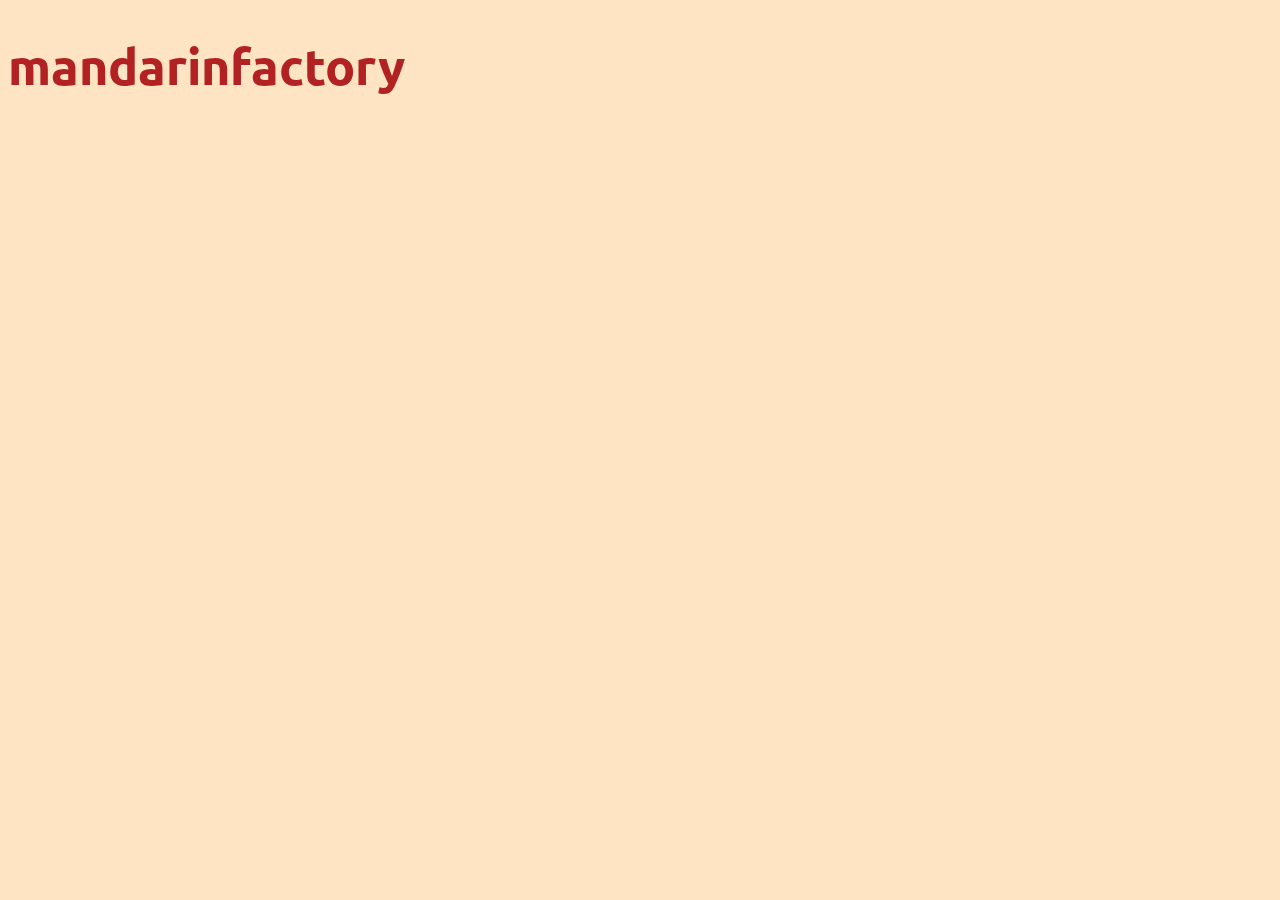
<file: index.html>
<!DOCTYPE html>
<html lang="en">
<head>
    <meta charset="UTF-8">
    <meta http-equiv="X-UA-Compatible" content="IE=edge">
    <meta name="viewport" content="width=device-width, initial-scale=1.0">
    <link rel="preconnect" href="https://fonts.googleapis.com">
    <link rel="preconnect" href="https://fonts.gstatic.com" crossorigin>
    <link href="https://fonts.googleapis.com/css2?family=Ubuntu:ital,wght@0,300;0,400;0,500;1,300&display=swap" rel="stylesheet">   
    <link rel="stylesheet" href="style.css">
    <title>practice!</title>
</head>
<body>
    <div class="hello">
        <h1 class="clicked">mandarinfactory</h1>
    </div>
</body>
<script src="apps.js"></script>
</html>
</file>
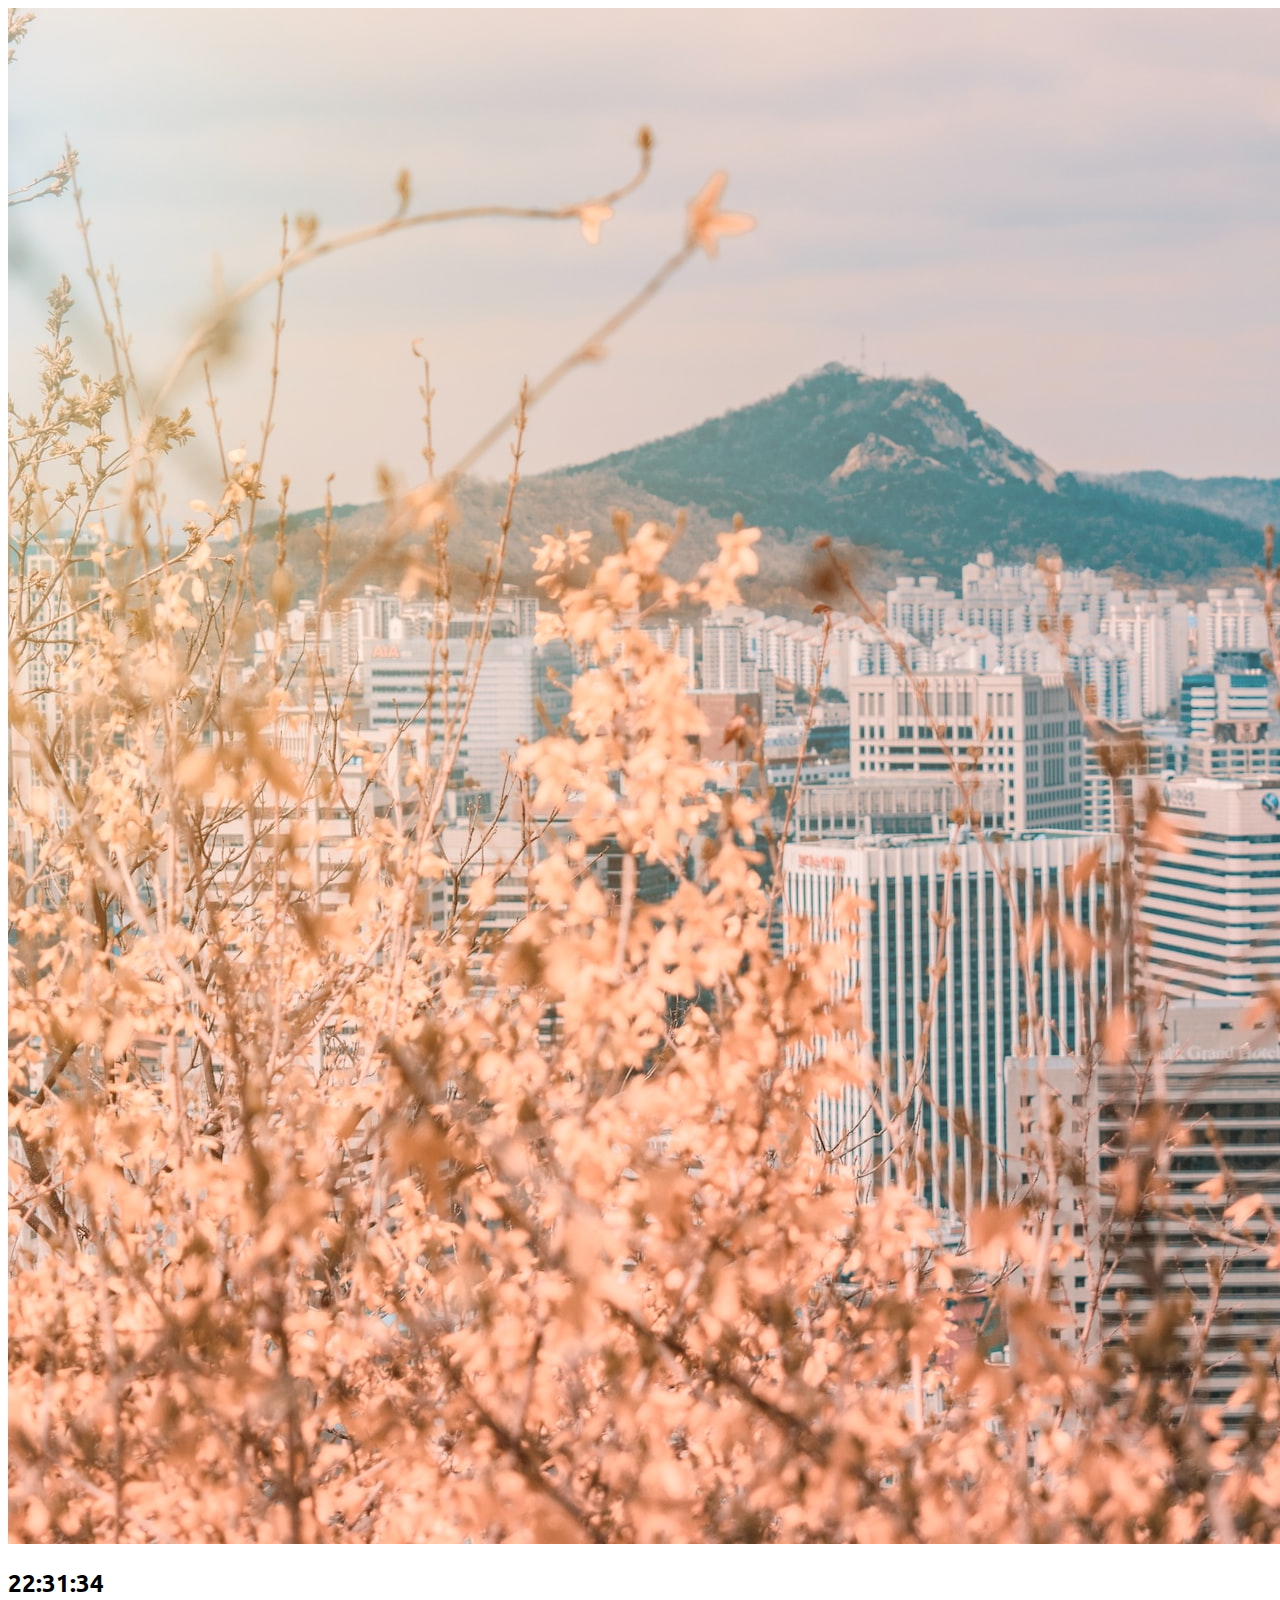
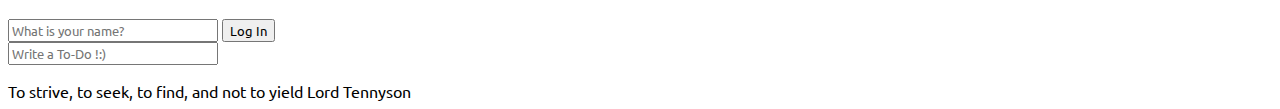
<file: momentum/index.html>
<!DOCTYPE html>
<html lang="en">
<head>
    <meta charset="UTF-8">
    <meta http-equiv="X-UA-Compatible" content="IE=edge">
    <meta name="viewport" content="width=device-width, initial-scale=1.0">
    <link rel="preconnect" href="https://fonts.googleapis.com">
    <link rel="preconnect" href="https://fonts.gstatic.com" crossorigin>
    <link href="https://fonts.googleapis.com/css2?family=Ubuntu:ital,wght@0,300;0,400;0,500;1,300&display=swap" rel="stylesheet">   
    <link rel="stylesheet" href="CSS/style.css">
    <title>momentum</title>
</head>
<body>
    <h2 id="clock">00:00:00</h2>
    <form id="login-form" class="hidden">
        <input 
        required
        maxlength="15"
        type="text" placeholder="What is your name?" />
        <button>Log In</button>
    </form>
    <h1 id="identity" class="hidden"></h1>
    <form id="todo-form">
        <input type="text" placeholder="Write a To-Do !:)">
    </form>
    <ul id="todo-list"></ul>
    <div id="quotes">
        <span></span>
        <span></span>
    </div>
    <script src="JS/intro.js"></script>
    <script src="JS/clock.js"></script>
    <script src="JS/quotes.js"></script>
    <script src="JS/background.js"></script>
    <script src="JS/todos.js"></script>
</body>
</html>
</file>
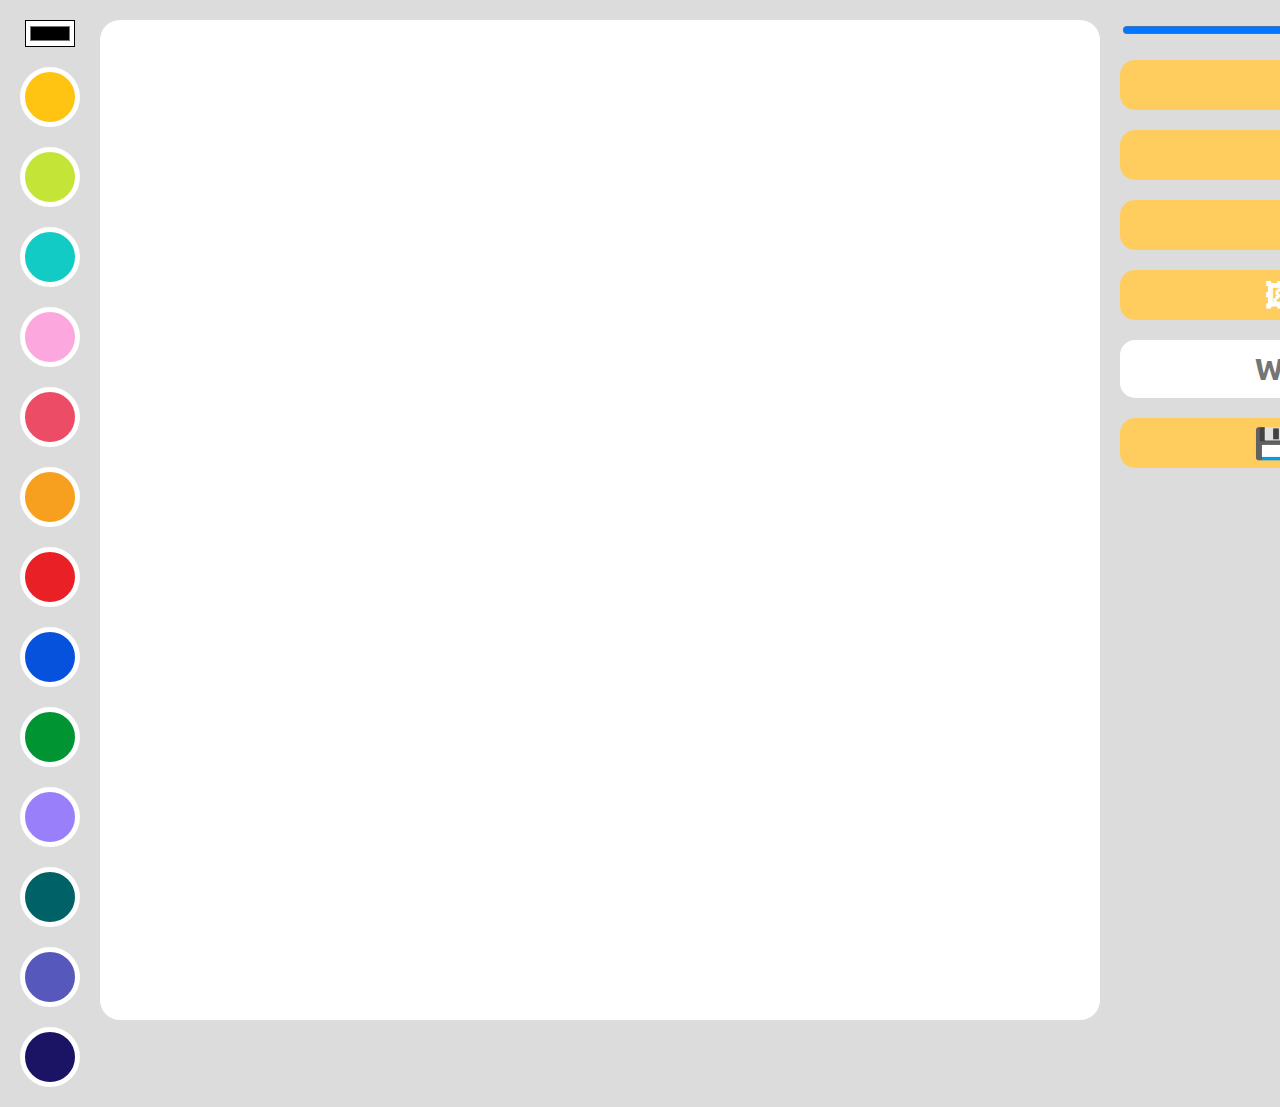
<file: sketchbook/index.html>
<!DOCTYPE html>
<html lang="en">
<head>
    <meta charset="UTF-8">
    <meta http-equiv="X-UA-Compatible" content="IE=edge">
    <meta name="viewport" content="width=device-width, initial-scale=1.0">
    <link rel="preconnect" href="https://fonts.googleapis.com">
    <link rel="preconnect" href="https://fonts.gstatic.com" crossorigin>
    <link href="https://fonts.googleapis.com/css2?family=Ubuntu:ital,wght@0,300;0,400;0,500;1,300&display=swap" rel="stylesheet" />
    <link rel="stylesheet" href="styles.css" />
    <title>sketchbook</title>
</head>
<body>
    <div class="color-options">
        <input id="color" type="color" />
        <div class="color-option" 
        style="background-color : #FFC312" 
        data-color = "#FFC312"></div>
        <div class="color-option" 
        style="background-color : #C4E538" 
        data-color = "#C4E538"></div>
        <div class="color-option" 
        style="background-color : #12CBC4" 
        data-color = "#12CBC4"></div>
        <div class="color-option" 
        style="background-color : #FDA7DF" 
        data-color = "#FDA7DF"></div>
        <div class="color-option" 
        style="background-color : #ED4C67" 
        data-color = "#ED4C67"></div>
        <div class="color-option" 
        style="background-color : #F79F1F" 
        data-color = "#F79F1F"></div>
        <div class="color-option" 
        style="background-color : #EA2027" 
        data-color = "#EA2027"></div>
        <div class="color-option" 
        style="background-color : #0652DD" 
        data-color = "#0652DD"></div>
        <div class="color-option" 
        style="background-color : #009432" 
        data-color = "#009432"></div>
        <div class="color-option" 
        style="background-color : #9980FA" 
        data-color = "#9980FA"></div>
        <div class="color-option" 
        style="background-color : #006266" 
        data-color = "#006266"></div>
        <div class="color-option" 
        style="background-color : #5758BB" 
        data-color = "#5758BB"></div>
        <div class="color-option" 
        style="background-color : #1B1464" 
        data-color = "#1B1464"></div>
        <!-- data-라는 attribute는 data-color만을 보여준다. '-'뒤에는 어떤 값이든 올 수 있다. -->
    </div>
    <canvas></canvas>
    <div class="btns">
        <input id="line-width" type="range" min="1" max="10" value="5" step="0.5" />
        <button id="mode-btn">🖌 Fill</button>
        <button id="destroy-btn">🗑 Destroy</button>
        <button id="eraser-btn">✂️ Erase</button>
        <label for="file">
            🖼 Add Photo
            <input type="file" accept="image/*" id="file" />
        </label>
        <input type="text" placeholder="Write here!✏️ " id="text" />
        <button id="save">💾 Save Image</button>
        <!-- accept는 원하는 file의 type을 설정할 수 있다. image/*은 어떤 image든 image만 원한다는 뜻이다. -->
    </div>
    <script src="app.js"></script>
</body>
</html>
</file>
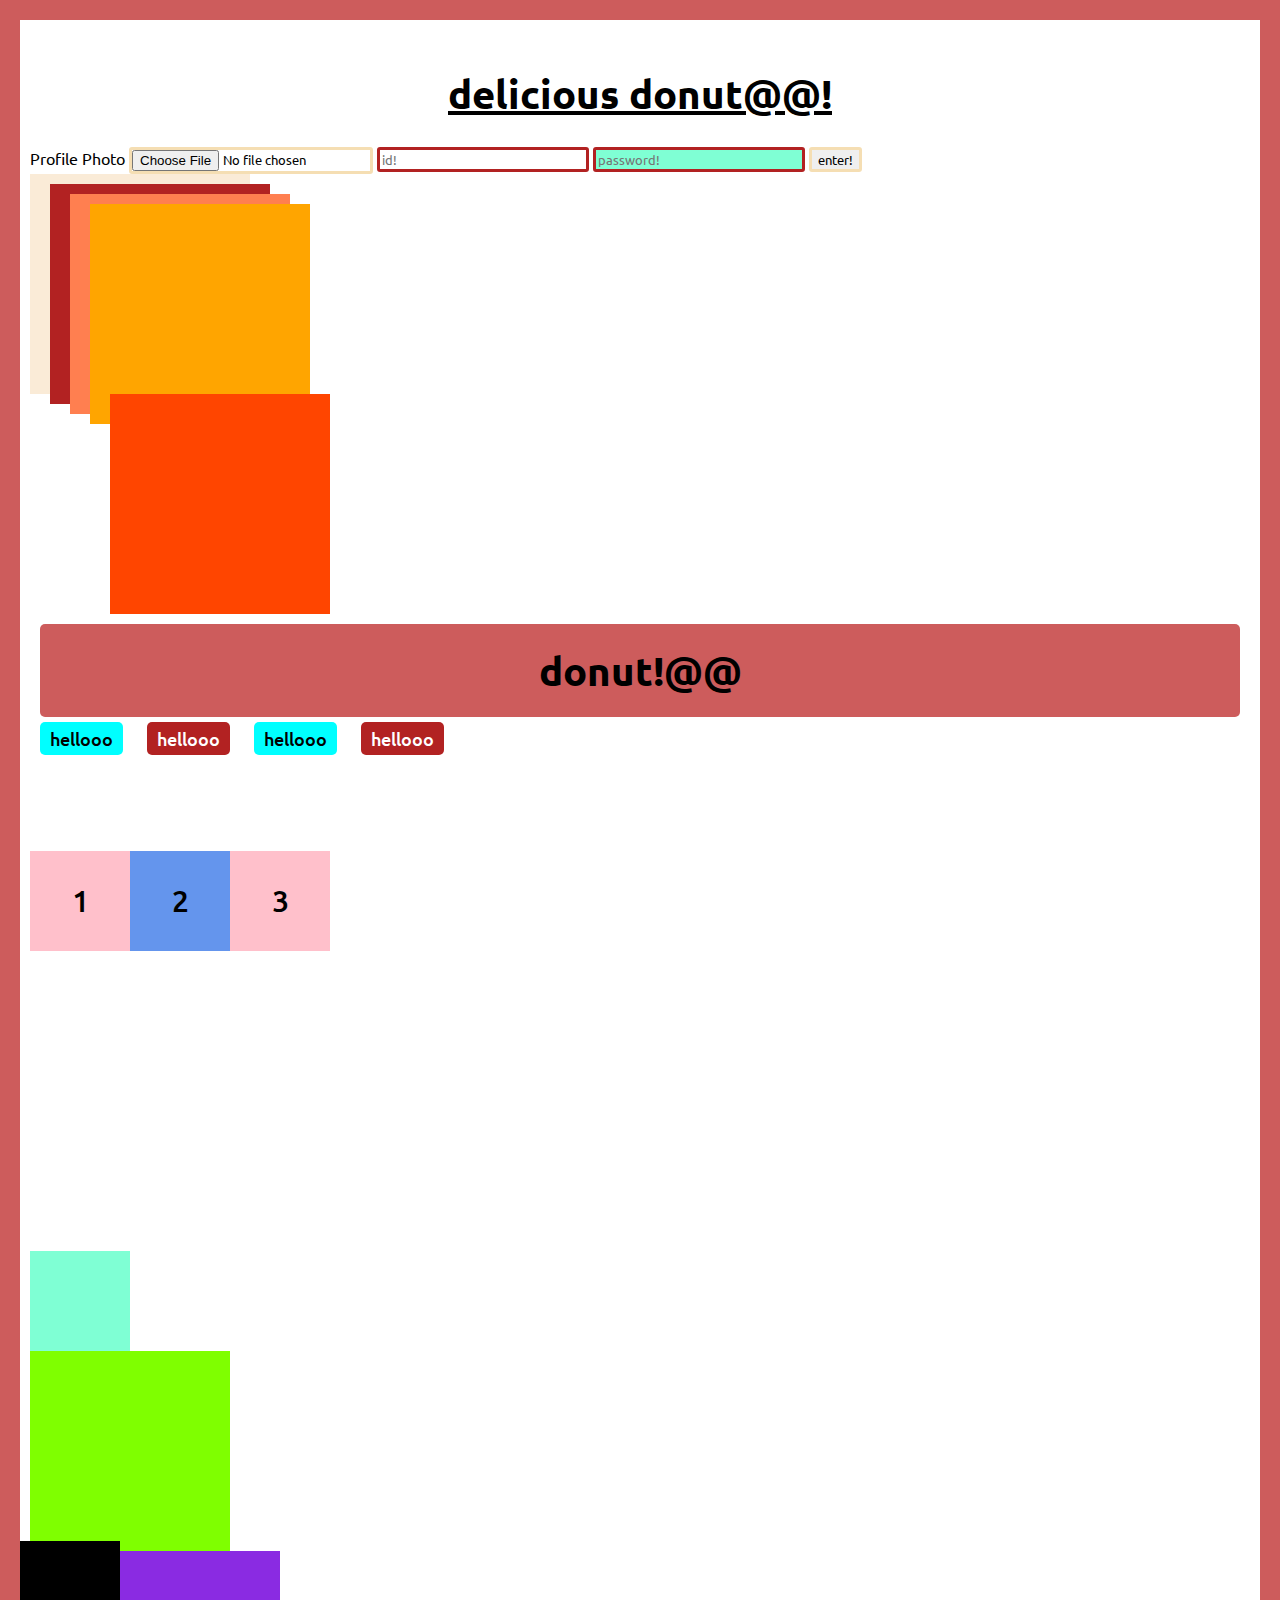
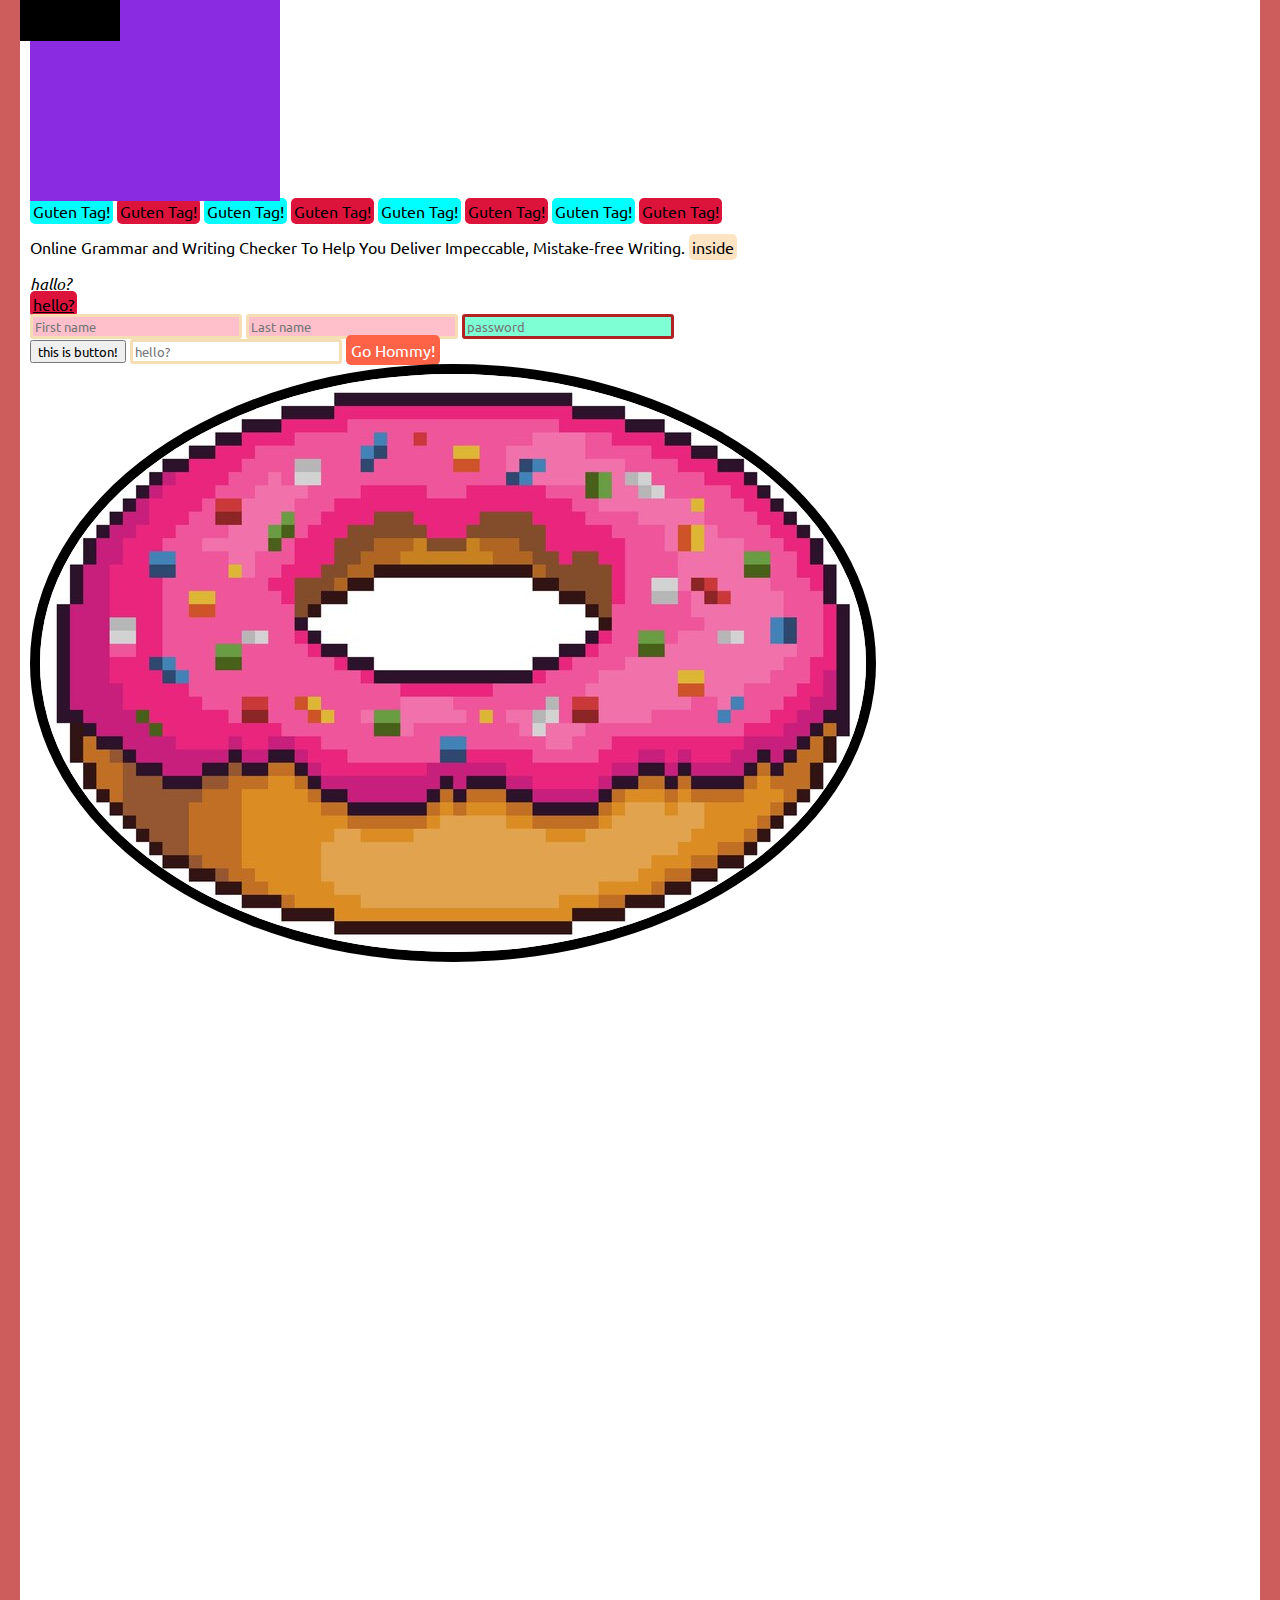
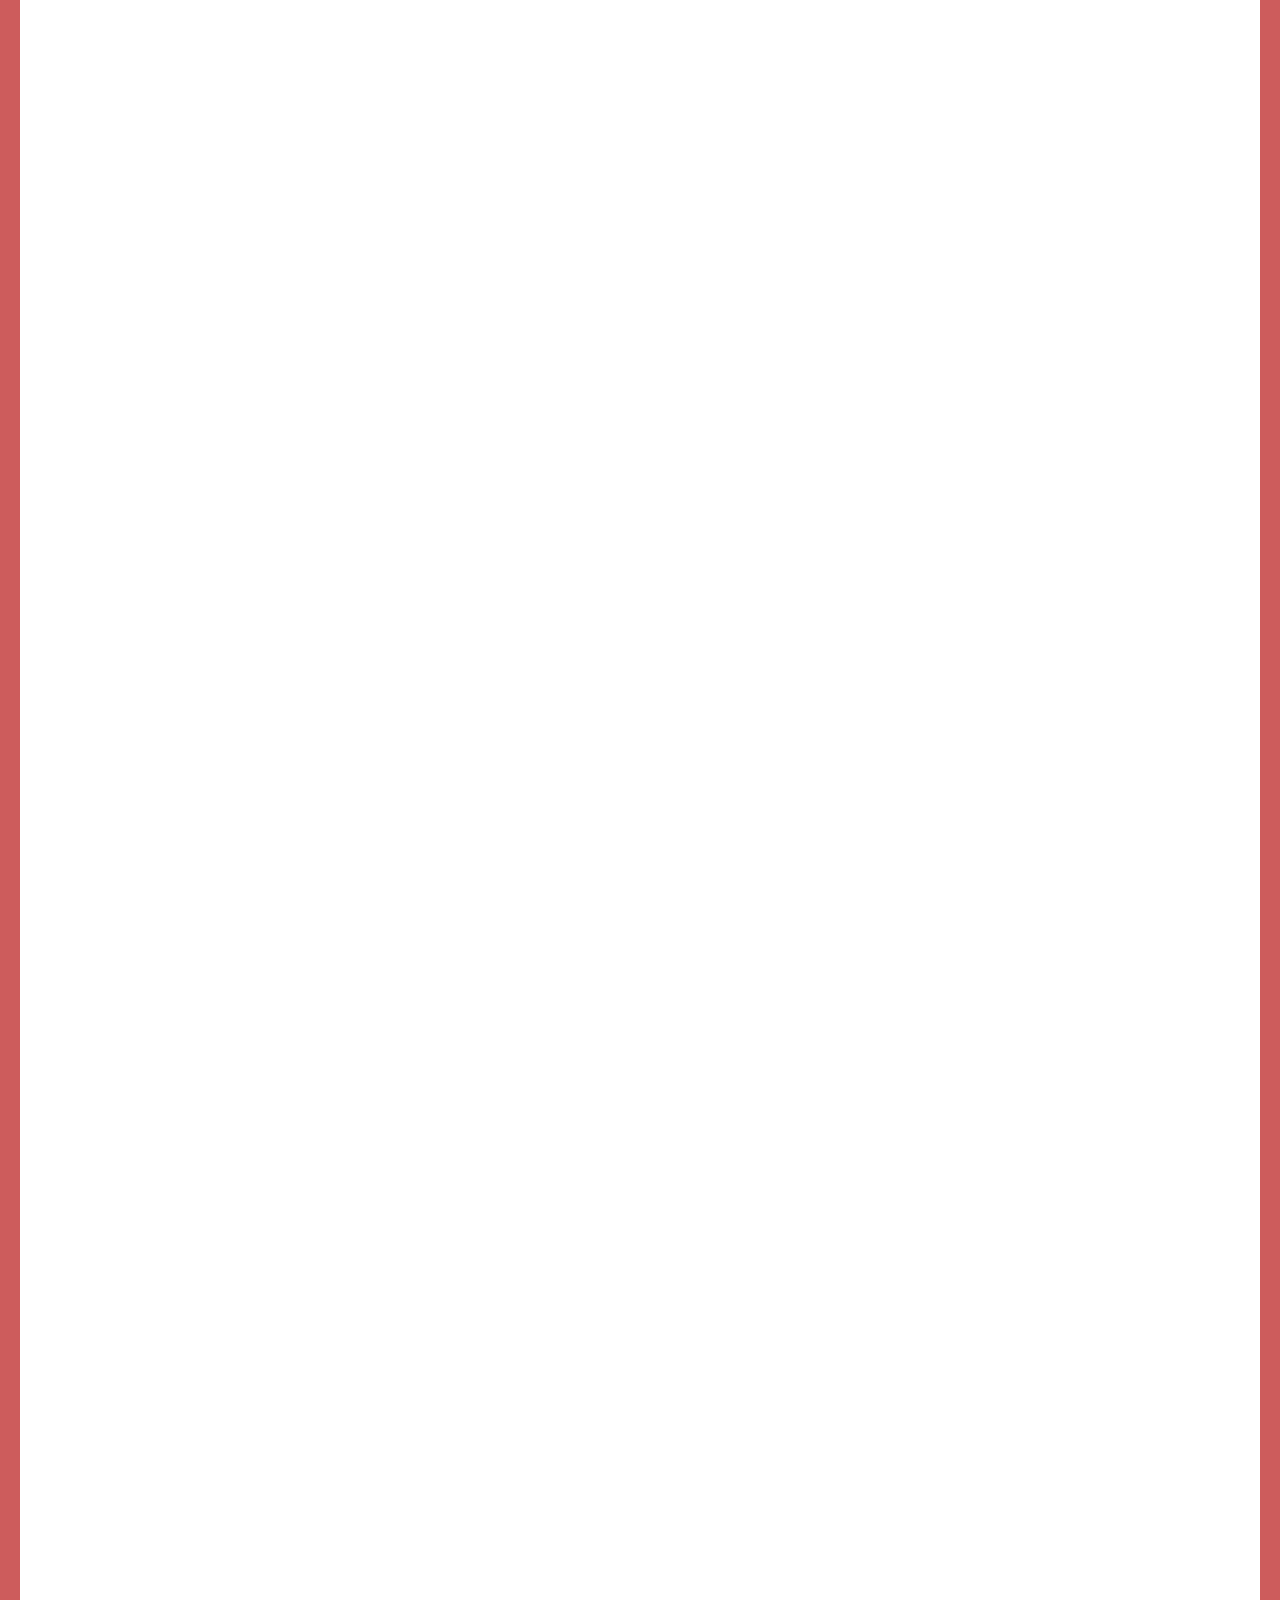
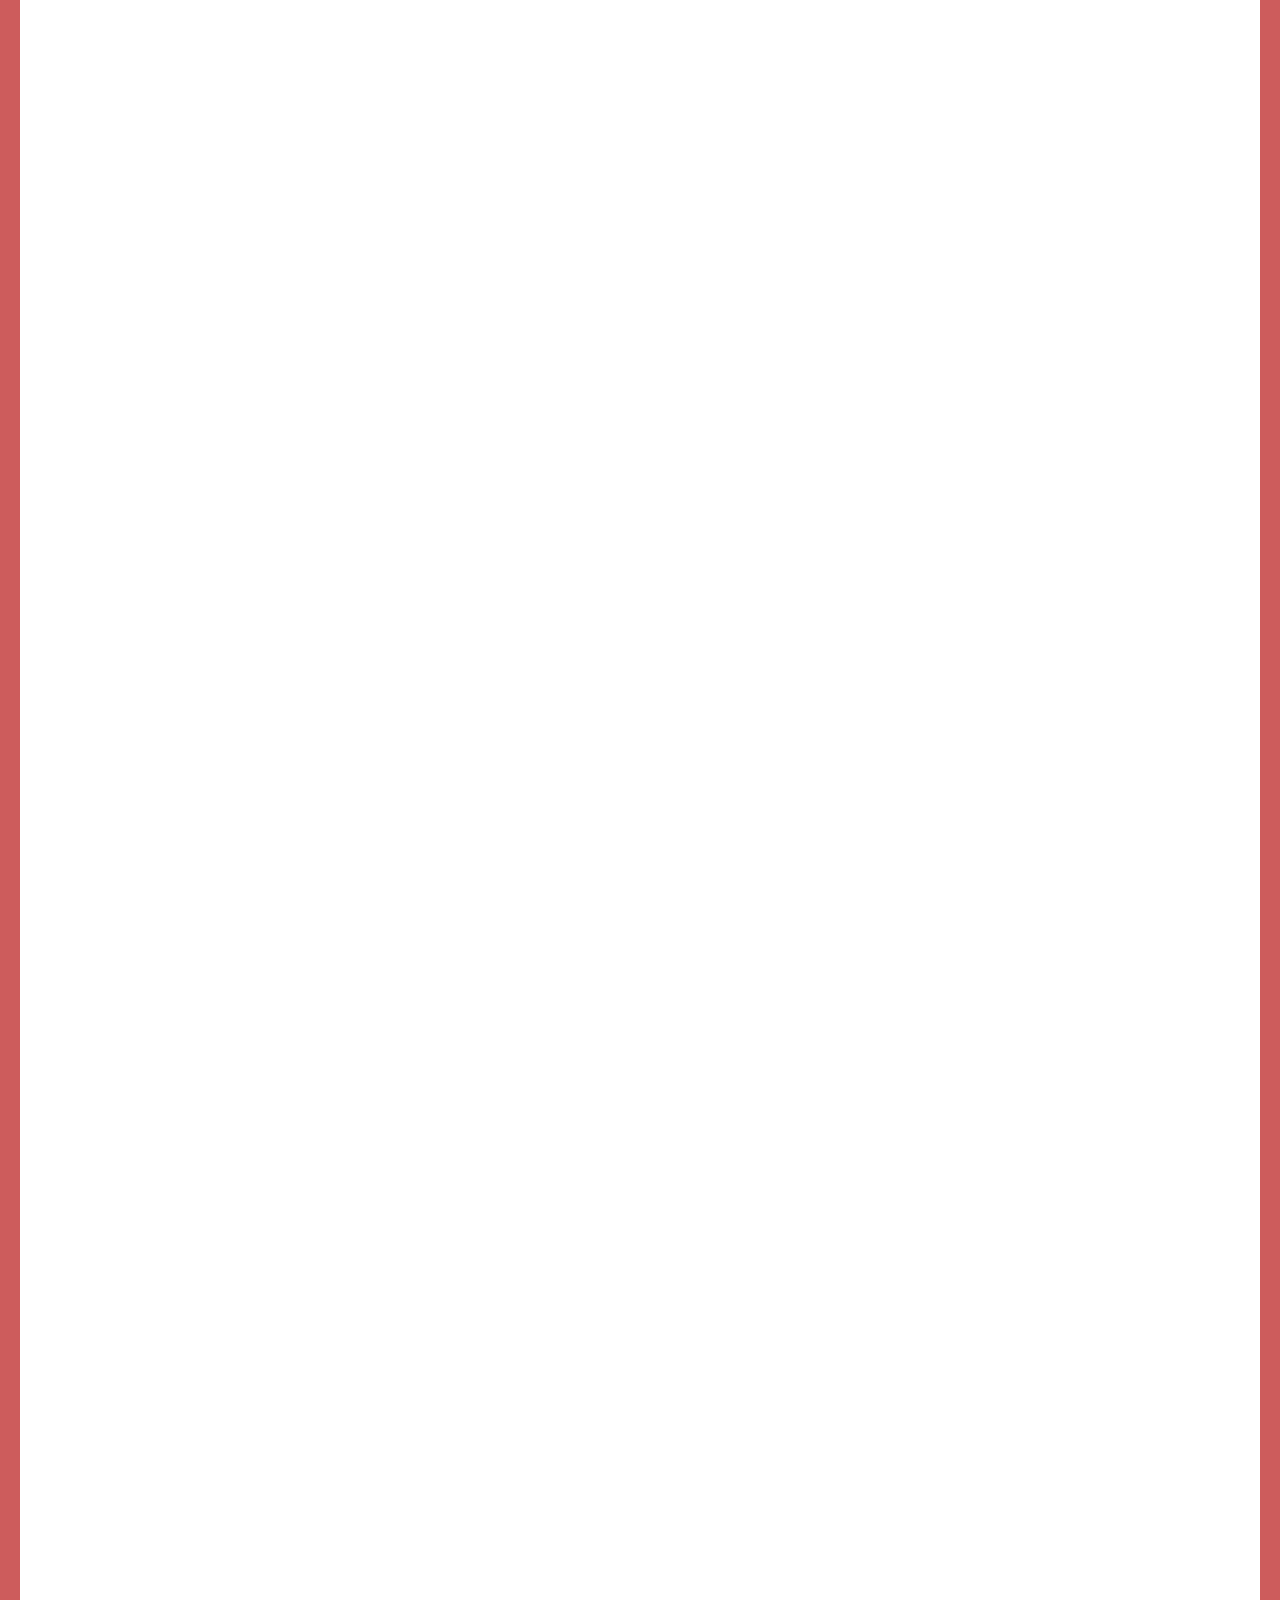
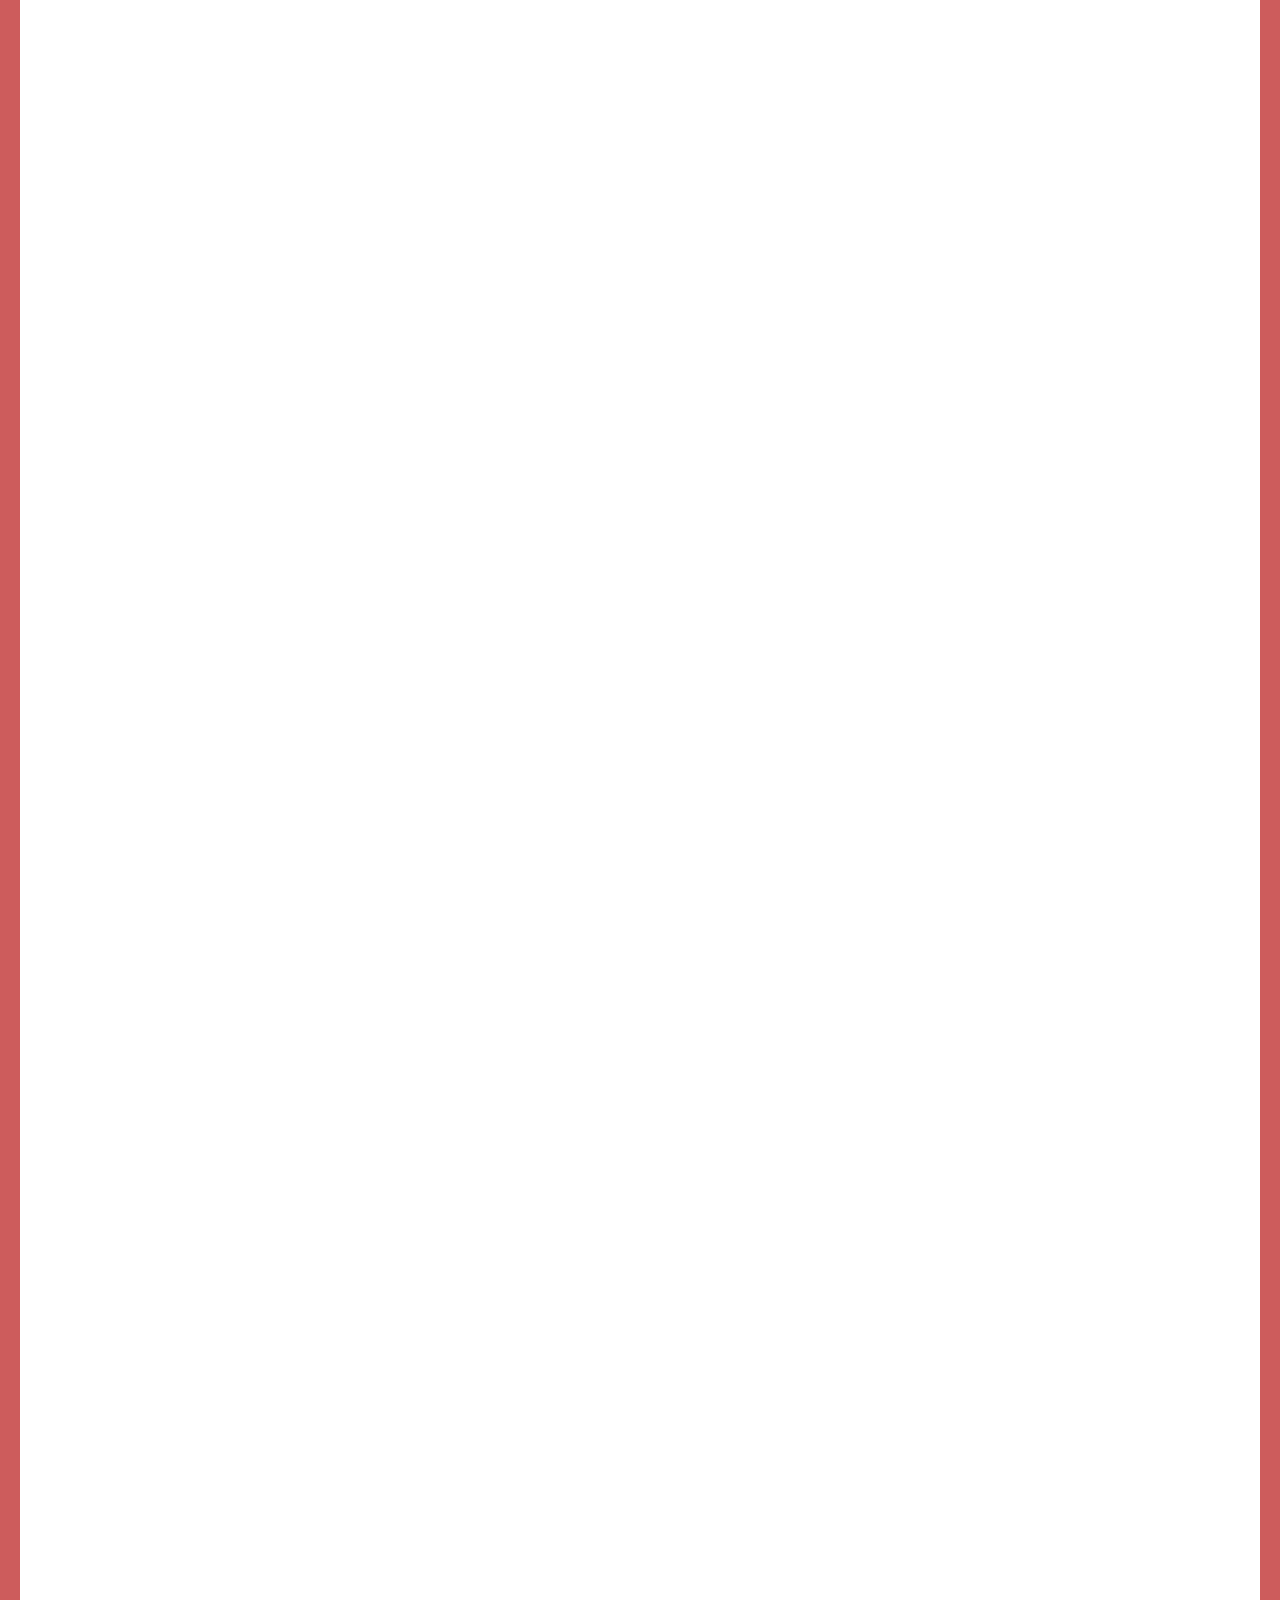
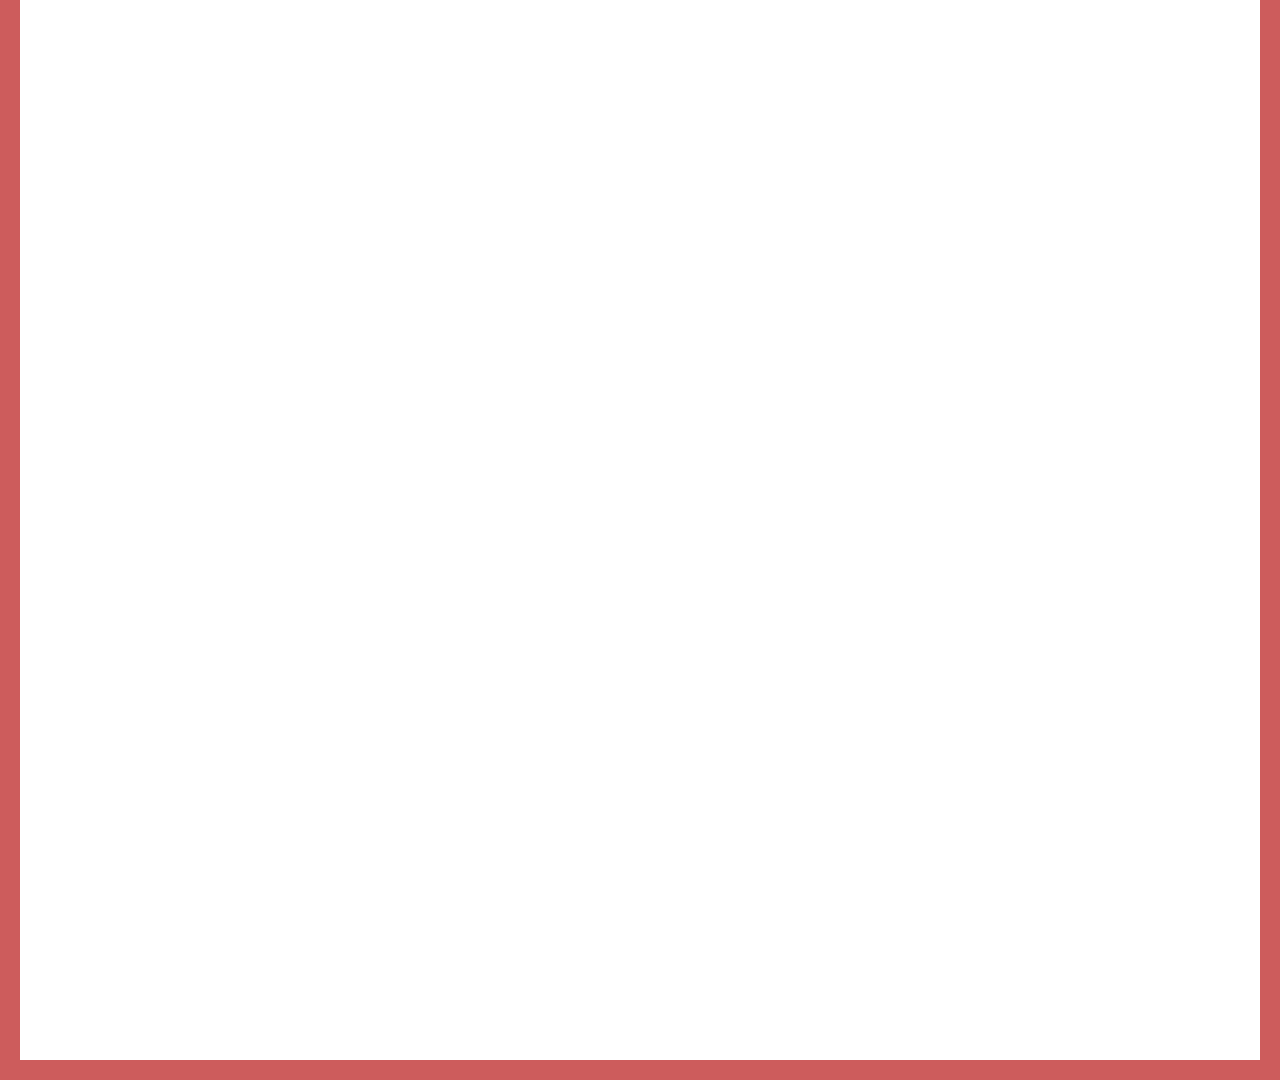
<file: donut/practices/index.html>
<!-- HTML PRACTICE by mandarinfactory -->


<!-- browser는 code들을 생생하게 구현시켜준다. => 어떤종류의 language를 어디에 제대로 쓰면 그 code를 browser에 print해준다. -->
<!-- browser === just text by codes, browser(web)은 HTML, CSS, JavaScript로만 이루어져있다. -->
<!-- browser는 멍청해서 code들로 직접 content를 알려줘야 한다. => 이게 HTML의 역할이다. -->
<!-- CSS는 browser에게 website의 그 content가 어떻게 보여야하는지에 대해 알려준다. -->
<!-- HTML === 뼈, CSS === 근육, JS === 움직이게 명령해주는 뇌 -->
<!DOCTYPE html> 
<!-- HTML이라면 첫 문장으로 무조건 써야한다!(규칙) -->
<html lang="en">
    <!-- Google등 검색엔진들에 도움을 주기 위해서 언어(lang)을 적어 놓는다.(website가 사용되는 언어를 알려줌.) -->
<head>
    <link rel="shortcut icon" href="dooonut.jpeg" />
    <link rel="preconnect" href="https://fonts.googleapis.com" />
    <link rel="preconnect" href="https://fonts.gstatic.com" crossorigin />
    <link href="https://fonts.googleapis.com/css2?family=Ubuntu:ital,wght@0,300;0,400;0,500;1,300&display=swap" rel="stylesheet" />
    <meta charset="UTF-8" />
    <!-- website에서 영어외 다른글자가 깨져보이는걸 방지해주는 meta attribute이다. -->
    <meta name="donnutscription" content="this website is for dooonut@@!" />
    <meta http-equiv="X-UA-Compatible" content="IE=edge">
    <!-- 인터넷 익스플로러를 위한 tag이다. -->
    <meta name="viewport" content="width=device-width, initial-scale=1.0">
    <!-- meta는 website외부에서(Google등)website에 대해 전달해주는 tagname 이다.-->
    <!-- meta, img는 self closing tag이다.(<img />꼴로 쓰면됨.) -->
    <link rel="stylesheet" href="style.css" />
    <!-- link를 통해 HTML과 CSS를 연결할수 있고, HTML내에 직접 CSS를 쓸수 있다.(head에 쓸것!) -->
    <title>DONUT@!</title>
</head>
<!-- head는 website의 환경을 설정한다.(외부적으로 보여지지 않음.) -->
<!-- body는 사용자가 직접 볼 수 있는 content로 이뤄져 있다. -->
<body>
    <h1>delicious donut@@!</h1>
        <form>
            <label for="profile">Profile Photo</label>
            <input id="profile" type="file" accept=".png,.jpg">
            <!-- 위에 label과 input은 연결되어있고 따라서 for과 id는 같은 tagname을 가져야한다. -->
            <!-- id는 고유식별자로써 element당 하나의 id만 가질 수 있는게 id의 규칙이다. -->
            <input required class=identity type="text" maxlength=10 placeholder="id!" />
            <!-- div === box -->
            <!-- div를 이용하면 옆으로 나열되는 element들을 아래로 나열시킬수 있다. -->
            <input required class=identity type="password" maxlength=10 placeholder="password!" />
            <input required class=identity type="submit" value="enter!" />
        </form>
        <!-- form은 어떤 website에나 있다. input은 website안에 칸을 넣어준다. -->
        <!-- input의 type은 text말고 많다.(color, email, image, password등) -->
        <!-- placeholder(input의 또다른 attribute)는 칸내에 써있는 내용이다. -->
        <!-- required를 넣으면 빈칸일경우 알림이 팝업으로 보이게 한다. -->
        <!-- 정말 여러가지 input attribute가 있으니 MdN으로 확인해보자! -->  
        <!-- replacement of div === header,main,footer등등(semantic tagnames) -->
    <div id="first">
        <div id="second">
            <div id="third">
                <div id="fourth"></div>
            </div>
        </div>
    </div>
    <div id="fifth"></div>
    <span class="donut">donut!@@</span>
    <span class="btn almond">hellooo</span>
    <span class="btn firebrick">hellooo</span>
    <span class="btn almond">hellooo</span>
    <span class="btn firebrick">hellooo</span>

    <!-- p,div(box)는 옆에 어떤 element도 올수 없지만(block), span등은 옆으로 상관없이 온다(inline). -->
    <!-- 아주 적은글이나 link, image등등이 inline에 속한다. inline에 속하는건 많이 적다. (in the same line) -->
    <!-- class는 몇개씩 겹쳐서 써도 되고, 몇개씩 기록해도 괜찮다! id===# / class ===. -->
    <div class="for_display">
        <div class="nothing_box">1</div>
        <div class="nothing_box another">2</div>
        <div class="nothing_box">3</div>
    </div>
    <div id="for_fixed"></div>
    <div id="different"></div>
    <div class="position">
        <div class="relative"></div>
    </div>

    <span>Guten Tag!</span>
    <span>Guten Tag!</span>
    <span>Guten Tag!</span>
    <span>Guten Tag!</span>
    <span>Guten Tag!</span>
    <span>Guten Tag!</span>
    <span>Guten Tag!</span>
    <span>Guten Tag!</span>

    <div>
        <p>
            Online Grammar and Writing Checker To Help You Deliver Impeccable, 
            Mistake-free Writing.
            <span>inside</span>
        </p>
        <address>hallo?</address>
        <span>hello?</span>
        <form>
            <input type="text" placeholder="First name" />
            <input type="text" placeholder="Last name" />
            <input type="password" required placeholder="password" />
        </form>
    </div>
    <button>this is button!</button>
    <!-- button의 attribute로 active(누르면 파란색으로 변함), hover(커서를 움직이면 변한다.), focus(커서나 키보드로 움직이면 변한다.)가 있다. -->
    <input type="text" placeholder="hello?">
    <a href="#">Go Hommy!</a>
    <img src="dooonut.jpeg" />
</body>
</html>
<!-- div,span id를 지양하고 최대한 semantic code를 쓰려고 노력하자. => 좀 더 보기, 이해하기가 더 편하다. -->
</file>
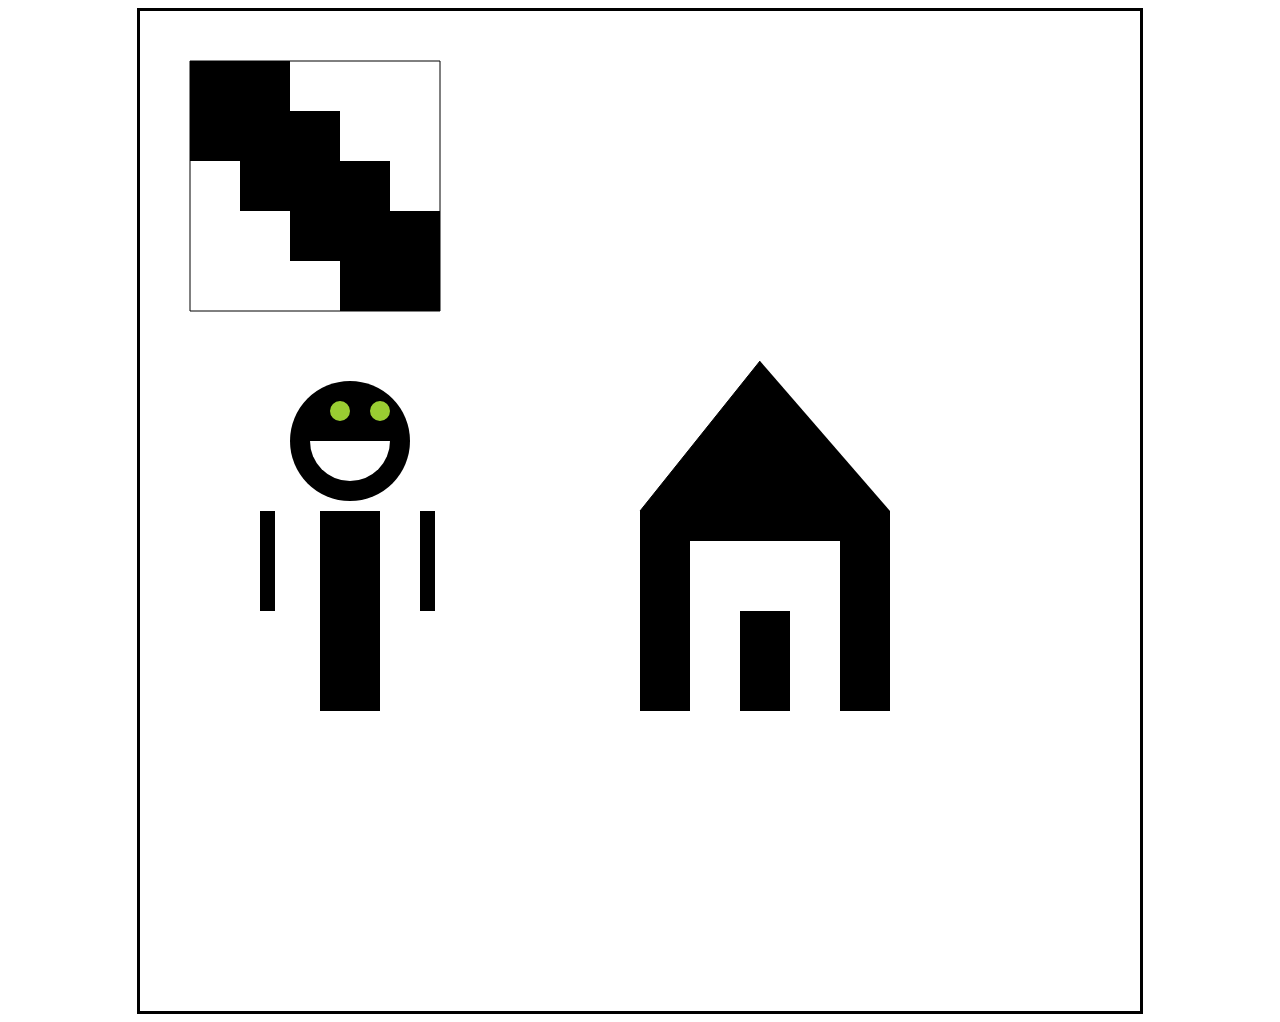
<file: sketchbook/for practice_01/index.html>
<!DOCTYPE html>
<html lang="en">
<head>
    <meta charset="UTF-8">
    <meta http-equiv="X-UA-Compatible" content="IE=edge">
    <meta name="viewport" content="width=device-width, initial-scale=1.0">
    <link rel="preconnect" href="https://fonts.googleapis.com">
    <link rel="preconnect" href="https://fonts.gstatic.com" crossorigin>
    <link href="https://fonts.googleapis.com/css2?family=Ubuntu:ital,wght@0,300;0,400;0,500;1,300&display=swap" rel="stylesheet" />
    <link rel="stylesheet" href="styles.css" />
    <title>sketchbook</title>
</head>
<body>
    <canvas></canvas>
    <script src="app.js"></script>
</body>
</html>
</file>
<file: style.css>
body {
    font-family: 'Ubuntu', sans-serif;
    background-color: bisque;
    font-size: 25px;
    font-weight: 700;
}

h1 {
    color : black
}

.clicked {
    color: white;
}
</file>
<file: momentum/CSS/style.css>
body {
    font-family: 'Ubuntu', sans-serif;
}
input {
    font-family: 'Ubuntu', sans-serif;
}
button {
    font-family: 'Ubuntu', sans-serif;
}
.hidden {
    display: none;
}
/* display:none --> element를 숨겨주는 역할을 한다. //
</file>
<file: donut/practices/style.css>
/* CSS PRACTICE by mandarinfactory */


/* *{  }은 모든것에 적용되는것을 뜻한다. */
html{
    background-color: indianred
}
:root {
    --main-color: tomatored;
}
/* JS의 const로 묶는것처럼 CSS에서 root로 한번에 묶어서 사용할수 있다. */
body {
    height: 1000vh;
    margin: 20px;
    padding: 20px 10px;
    background-color: white;
    font-family: 'Ubuntu', sans-serif;
}
input {
    font-family: 'Ubuntu', sans-serif;
}
.identity {
    font-family: 'Ubuntu', sans-serif;
}
h1 {
    font-size: 40px;
    text-decoration: underline;
    font-weight: 700;
    text-align: center;
}
/* border은 box의 경게,테두리를 말한다. --> property가 많은데 아마 soild외에는 별로여서 잘 안씀 */
/* border의 style을 바꿀때 많이 쓰인다. --> inline, block 상관없이 다 적용된다. */
/* inline에서 height, width는 적용되지 않는다!!! --> inline내에서 padding과 margin 또한 가능하다. */
/* 단, margin은 상하는 안되고 좌우만 가능하다. (height, width를 inline은 가지지 않으므로!) */
#first {
    padding: 10px;
    height: 200px;
    width: 200px;
    background-color: #faebd7;
}
#second {
    margin-left: 10px;
    padding: 10px;
    height: 200px;
    width: 200px;
    background-color: firebrick;
}
#third {
    margin-left: 10px;
    padding: 10px;
    height: 200px;
    width: 200px;
    background-color: coral;
}
#fourth {
    margin-left: 10px;
    padding: 10px;
    height: 200px;
    width: 200px;
    background-color: orange;
}
#fifth {
    margin-left: 80px;
    padding: 10px;
    height: 200px;
    width: 200px;
    background-color: orangered;
}
/* display로 block, inline을 재설정 할 수 있다. */
/* inline으로 설정시, inline으로 된 element는 height와 width를 가질수 없다. */
/* margin에 한값만 주면 상하좌우 다 설정되므로, margin:top right bottom left을 기억하고 차례대로 넣어주면 된다. */
/* collapsing margins : 위에처럼 div와 body의 상하 경계가 같아지거나 한쪽이 넘어가게 되면 browser는 같은 경계값으로 인식해서 출력하게 된다. */
/* 따라서 이때 div의 margin값을 변경하더라도 body의 margin이 움직이게 된다. (같은 margin으로 인식하므로) */
/* padding은 box의 경계로부터 안쪽에 있는 공간을 말한다. margin : 타인과 나와의 거리, padding : 나의 크기(키울수록 살크업이 된다고 생각하면 됨) */
/* div로 묶은게 padding값이 똑같은데 옆으로 밀린건 하위div로 묶여서 그렇다. */
/* 별개의 div로 하면 div는 block이므로 아래로 정렬된다. */
/* 또한, fifth가 fourth를 먹었는게 그건 fifth는 first랑 같이 기준에 맞게 있어서 그렇다.(second-fourth는 first의 하위div들이므로) */
.donut {
    margin: 10px;
    padding: 20px;
    text-align: center;
    background-color: indianred;
    font-size: 40px;
    font-weight: 700;
    display: block;
}
.firebrick {
    background-color: firebrick;
    color: white;
}
.almond {
    background-color: blanchedalmond;
}
.btn {
    margin: 10px;
    padding: 5px 10px;
    border-radius: 5px;
    font-weight: 500; 
    font-size: 18px;
}
.for_display {
    margin-top: 100px;
    width: 400px;
    height: 400px;
    display: flex;
    text-align: center;
}
.nothing_box {
    display: flex;
    /* body내 div(.nothing_box)여도 그div내 child element가 있다면, div또한 flex container가 될 수 있다. */
    /* 이때 .nothing_box의 flex가 없어지면 grandparent에 flex가 있다고 해도 숫자는 움직이지 않는다. --> 직접적인 parent display가 flexbox가 아니므로! */
    justify-content: center;
    align-items: center;
    font-size: 30px;
    font-weight: 500;
    width:100px;
    height: 100px;
    background-color: pink;
}
.another {
    background-color: cornflowerblue;
}
/* inline-block은 inline인데 height, width를 가지고 바로옆으로도 올 수 있다. */
/* 하지만 잘 쓰이지 않음 --> default로 각 element사이에 간격이 생기고, 이 간격이 일정하지 않다.(element의 크기에 따라 간격도 변함) */
/* 따라서 responsive design이 되기 어려워 즉각적으로 이용하기 매우 좋지 않아서 안쓰인다. */
/* inline-block을 대체하려고 만든게 flexbox(flex)이다. --> 어디든 어떻게 하든 맘대로 넣을 수 있다. */
/* 1. flex를 쓸때 child element는 어떤것도 적지 않고 parent element에만 적는다. (body>div면 body가 flex cotainer로써 여기에만 적어야한다.) */
/* 2. flex는 main axis, cross axis를 기준으로 하고, 각각 default값은 horizontal, vertical이다. 두 값은 변경 가능하다. */
/* flex로는 다양한 속성을 바꿀수 있고 대표적으로 justify-content(main axis기준), align-items(cross axis기준)으로 볼 수 있다. */
/* align-item을 body에 쓸 경우, body는 내부 div크기에 맞게 되어있으므로 따로 height를 크게 해야 align-item을 쓸 수 있다. */
/* 다시 말해, justify-content는 수평에서 움직이고, align-item은 수직으로 움직인다. --> 이 설정은 변경 가능하다는 점을 다시 한번 기억하자. */
/* flex-direction으로 방향을 바꿀수 있다.--> default는 row고, column으로 변경 가능하다. */
#for_fixed {
    height: 100px;
    width: 100px;
    background-color: aquamarine;
    display: fixed;
}
/* fixed --> 말그대로 element가 화면에 고정되어있는 상태로 만들어준다. =/= flex와는 반대라고 생각하면 된다. */
/* fixed가 되면 해당 element는 layout상에서 그려진 위치에 고정되게 된다. + 다른 element와 겹치게 되면 fixed된 element가 가장 위로 올라오게 된다. */
#different {
    height: 200px;
    width: 200px;
    background-color: chartreuse;
}
.position {
    height: 250px;
    width: 250px;
    background-color: blueviolet;
    position: relative;
}
.relative {
    position: relative;
    top: -10px;
    left: -10px;
    height: 100px;
    width: 100px;
    background-color: black;
}
/* position은 browser상에서 element를 배치하는 방법을 지정하는걸 말한다. --> static은 기본값 그대로 인식하는걸 말한다.(default값) */
/* relative는 element가 처음 위치한 곳을 기준으로 수정할수 있도록 해준다.(top,bottom,left,right를 이용해서!) --> 처음 놓인 자리에서 상하좌우로 움직이게 해준다. */
/* absolute는 가장 가까운 relative parent element를 기준으로 이동시켜준다. --> 대부분 body를 기준으로 하게 된다.(직접적인 parent element에 relative가 없는경우가 많으니까) */
/* 실제로 대부분 cotaining block을 기준으로 한다고 나와있다. --> 이걸 body로 생각하면 쉽다. */
/* absolute된 element가 body를 기준으로 하는걸 막기 위해선 해당 element의 parent element를 relative position으로 바꿔주면 된다. */ 
span{
    background-color: crimson;
    padding:3px;
    border-radius: 5px;
}
span:nth-child(even) {
    background-color: aqua;
}
div p span {
    background-color: bisque;
}
div > span {
    text-decoration: underline;
}
/* pseudo selectors는 추가하는 키워드로, 선택한 요소가 특별한 상태여야 만족할 수 있다. */
/* first-child,last-child,nth-child()등으로 하위element를 지칭해서 따로 class나 id로 변경하지 않더라도 CSS내에서 변경할 수 있다. */
/* div > span이라는 표시를 통해 div의 직접적인 child element의 span만(p하위에 있는 span제외) 인식시키도록 할 수 있다. */
/* p + span으로 표시하면 p 하위에 있는 span이 아닌 p 다음으로 오는 span으로 인식한다 */
/* p ~ span으로 표시하면 span이 같은 형제element인데 바로 뒤에 오지 않을때 쓸 수 있는게 ~ 표시이다. */

input {
    border: 3px solid wheat;
    border-radius: 3px;
}
input:required {
    border-color: firebrick;
}
input[type="password"] {
    background-color: aquamarine;
}
input[placeholder~="name"] {
    background-color: pink;
}
button {
    font-family: 'Ubuntu', sans-serif;
}
button:hover {
    background-color: tomato;
}
/* input내에서도 border을 이용해서 테두리를 꾸밀수 있다. (required가 없는element는 optional로 쓰인다.) */
/* attribute를 통해 어떤것이든 선택할 수 있게 해준다. --> tagname[]{}꼴로 나타낼수 있다. */
/* '~'뜻은 ~을 포함하고 있다는 뜻이다. --> 'name'을 포함하고 있다. */

p {
    color: var(--main-color);
}
/* color를 만들수 있는 방법은 많다. #f, rgba(a는 투명도이다.), rgb로 쓸수 있고, #fff는 white, #000은 black이다. */
/* 위에서 root로 묶었던 element를 var를 이용해서 편하게 쓸수 있다. --> JS의 const, let으로 묶은것과 비슷하게 사용된다. */

a {
    color: white;
    background-color: tomato;
    text-decoration: none;
    padding: 5px;
    border-radius: 5px;
    transition: all 5s ease-in-out;
}
a:hover {
    color : yellow;
    background-color: darkgreen;
    text-decoration: none;
    padding: 5px;
    border-radius: 5px;
}
@keyframes pictureCoinFlip {
    0% {
        transform: rotateY(0deg);
    }
    50% {
        transform: rotateY(180deg) translateX(100px);
    }
    100% {
        transform: rotateY(0);
    }
}
img {
    border: 10px solid black;
    border-radius: 50%;
    animation: pictureCoinFlip 10s ease-in-out infinite;
}
/* transition은 state가 없는 element에 써야한다. (a, a:hover가 있다면 state가 있는 hover가 아닌 root인 a에 적는다.) */
/* transition의 effect방법은 linear, ease-in/out, ease-in-out등이 있고 cubic-bezier로 custom화해서 effect를 줄 수 있다. */
/* 일반적으로 사용하는건 all, 따로 나눠져 있으면 해당 부분만 바꾸면 된다.(color, background-color등으로 기재해주면 된다.) */
/* transformation은 말그대로 element를 transform해준다. */
/* rotate(해당자리에서 기준축을 중심으로 전환), scale(크기 전환), translate(축을 중심으로 위치 전환)등으로 전환,이동시킬수 있다. */
/* transform은 해당element에만 적용되고, 다른 형제 element에는 적용되지 않는다. + padding, margin도 적용되지 않는다.(해당 element에 변형을 시키지 않고 전환하므로!) */
/* transfrom은 state에 써도 무방하다. --> transition/root --- transform/state(여기서 전환이 이루어지므로!) */
</file>
<file: sketchbook/for practice_01/styles.css>
body {
    font-family: 'Ubuntu', sans-serif;
    display: flex;
    justify-content: center;
    align-items: center;
}
canvas {
    width: 1000px;
    height: 1000px;
    border: 3px solid black;
}
</file>
<file: sketchbook/styles.css>
@import "reset.css";

body {
    font-family: 'Ubuntu', sans-serif;
    display: flex;
    gap: 20px;
    justify-content: space-between;
    align-items: flex-start;
    background-color: gainsboro;
    padding: 20px;
}
canvas {
    width: 1000px;
    height: 1000px;
    background-color: white;
    border-radius: 20px;
}
.color-option {
    width: 50px;
    height: 50px;
    border-radius: 50%;
    cursor: pointer;
    border: 5px solid white;
    transition: transform ease-in-out, .5s;
}
.color-option:hover {
    transform: scale(1.5);
}

.color-options {
    display : flex;
    flex-direction: column;
    align-items: center;
    gap: 20px;
}
input {
    font-family: 'Ubuntu', sans-serif;
}
input#color {
    background-color: white;
}
button,label {
    font-family: 'Ubuntu', sans-serif;
    all:unset;
    /** 모든 CSS 속성들이 없어진다. */
    padding: 10px 0px;
    text-align: center;
    background-color: rgb(255, 205, 94);
    color: white;
    font-weight: 600;
    font-size: 30px;
    cursor: pointer;
    border-radius: 15px;
    transition: opacity linear .5s;
}
button:hover {
    opacity: 0.8;
}
.btns {
    display: flex;
    flex-direction: column;
    gap: 20px;
}
input#text {
    all:unset;
    padding: 10px 0px;
    text-align: center;
    border-radius: 15px;
    font-weight: 600;
    font-size: 30px;
    background-color: white;
}
input#file {
    display: none;
}
</file>
